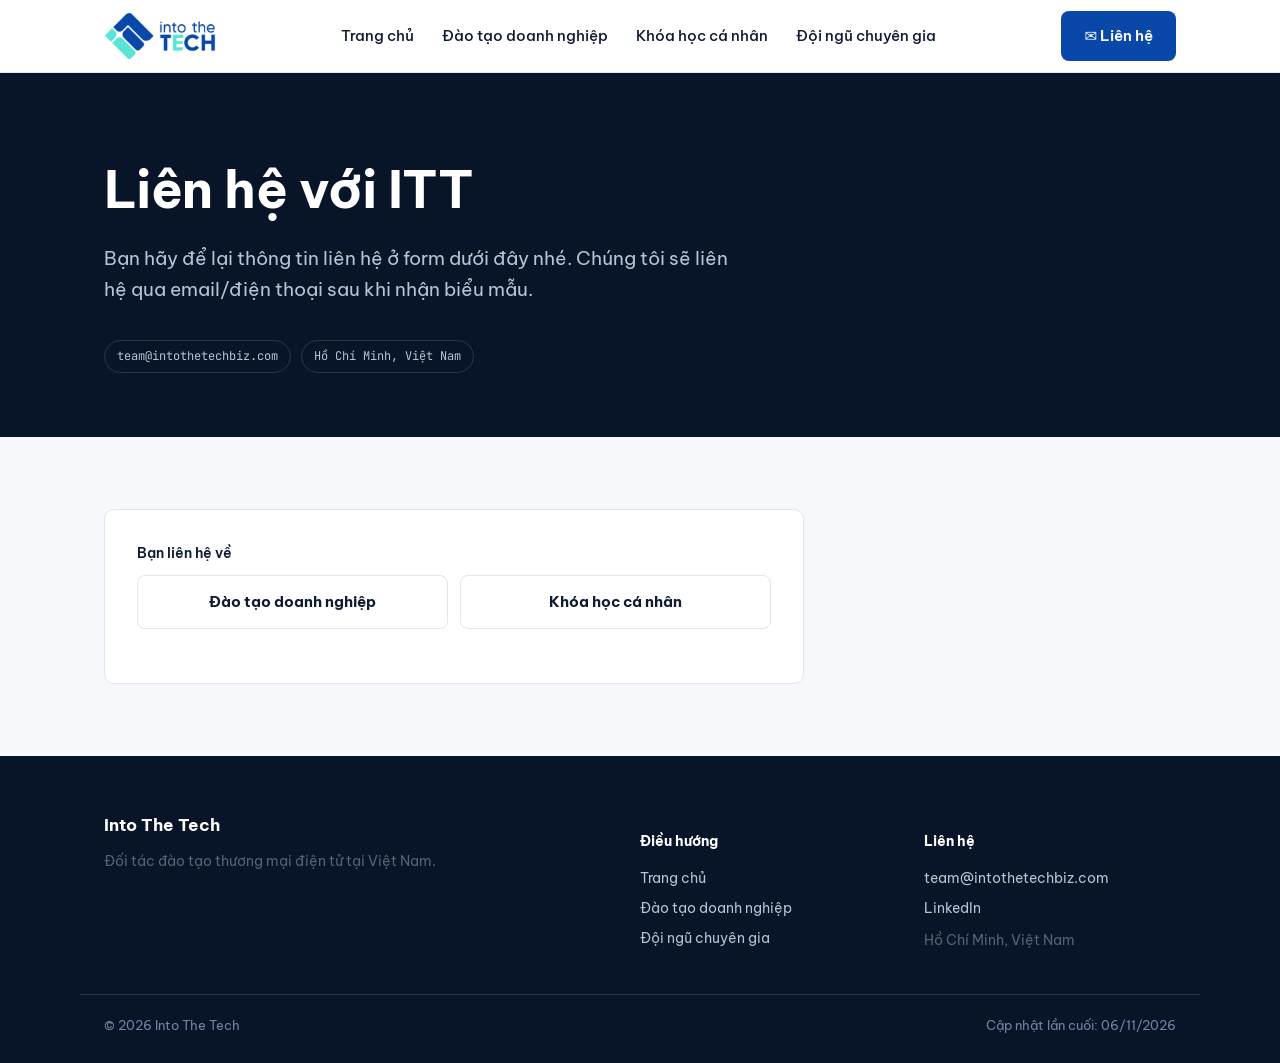
<file: contact.html>
<!DOCTYPE html>
<html lang="vi">
<head>
<meta charset="UTF-8">
<meta name="viewport" content="width=device-width, initial-scale=1.0">
<title>Liên hệ | Into The Tech</title>
<meta name="description" content="Liên hệ Into The Tech để trao đổi về đào tạo thương mại điện tử cho doanh nghiệp hoặc đăng ký khóa học cá nhân. Trụ sở tại Hồ Chí Minh, Việt Nam.">
<meta name="dateModified" content="2026-11-06">
<link rel="canonical" href="https://intothetechbiz.com/contact.html">
<link rel="stylesheet" href="https://fonts.googleapis.com/css2?family=Be+Vietnam+Pro:wght@400;500;600;700;800&family=JetBrains+Mono:wght@400;500&display=swap">
<link rel="stylesheet" href="assets/css/style.css?v=4">
<script type="application/ld+json">
{
  "@context": "https://schema.org",
  "@type": "ContactPage",
  "about": {
    "@type": "EducationalOrganization",
    "name": "Into The Tech",
    "email": "team@intothetechbiz.com",
    "address": {"@type": "PostalAddress", "addressLocality": "Ho Chi Minh City", "addressCountry": "VN"}
  }
}
</script>
</head>
<body>

<header class="site-header">
  <div class="wrap">
    <a href="index.html" class="brand"><img src="assets/img/logo.png" alt="Into The Tech logo"></a>
    <nav class="main-nav">
      <a href="index.html">Trang chủ</a>
      <a href="corporate-training.html">Đào tạo doanh nghiệp</a>
      <a href="students.html">Khóa học cá nhân</a>
      <a href="trainers.html">Đội ngũ chuyên gia</a>
    </nav>
    <div class="header-actions">
      <a href="contact.html" class="btn btn-primary">✉ Liên hệ</a>
    </div>
    <button class="mobile-nav-toggle" aria-label="Menu">☰</button>
  </div>
</header>

<section class="hero dark">
  <div class="wrap">
    <h1>Liên hệ với ITT</h1>
    <p class="lede measure">Bạn hãy để lại thông tin liên hệ ở form dưới đây nhé. Chúng tôi sẽ liên hệ qua email/điện thoại sau khi nhận biểu mẫu.</p>
    <div class="hero-tags">
      <span class="tag"><a href="mailto:team@intothetechbiz.com" style="color:inherit;">team@intothetechbiz.com</a></span>
      <span class="tag">Hồ Chí Minh, Việt Nam</span>
    </div>
  </div>
</section>

<section class="section">
  <div class="wrap">
    <div class="measure">
      <form class="form-card" id="contact-form" data-gform-action="https://script.google.com/macros/s/AKfycbwHMjj7U3ZZf6defYV1rQ76V0Y1Zd0m_NH_Sb2GiZ3Piw-7HnX7_q2XswpVn7R27zJa/exec">
        <fieldset class="type-toggle">
          <legend>Bạn liên hệ về</legend>
          <label class="type-option"><input type="radio" name="type" value="corporate" required><span><strong>Đào tạo doanh nghiệp</strong></span></label>
          <label class="type-option"><input type="radio" name="type" value="student" required><span><strong>Khóa học cá nhân</strong></span></label>
        </fieldset>

        <div class="form-extra" hidden data-group="shared">
          <div class="form-row"><label>Họ và tên</label><input type="text" name="name" maxlength="200" required></div>
          <div class="form-row"><label>Email</label><input type="email" name="email" maxlength="200" required></div>
          <div class="form-row"><label>Số điện thoại</label><input type="tel" name="phone" maxlength="20" pattern="[0-9+\s.\-]{8,20}" title="Vui lòng nhập số điện thoại hợp lệ" inputmode="tel" required></div>
        </div>

        <div class="form-extra" hidden data-group="corporate">
          <div class="form-row"><label>Tên công ty</label><input type="text" name="company" maxlength="200" required></div>
          <div class="form-row"><label>Quy mô công ty</label>
            <select name="size">
              <option>Dưới 20 người</option>
              <option>20-100 người</option>
              <option>Trên 100 người</option>
            </select>
          </div>
          <div class="form-row"><label>Nhu cầu đào tạo</label><textarea name="need" maxlength="2000" placeholder="Ví dụ: đội ngũ marketing cần hiểu vận hành Shopee / TikTok Shop"></textarea></div>
          <div class="form-row"><label>Ngân sách dự kiến (không bắt buộc)</label><input type="text" name="budget" maxlength="200"></div>
        </div>

        <div class="form-extra" hidden data-group="student">
          <div class="form-row"><label>Kinh nghiệm hiện tại</label>
            <select name="experience">
              <option>Sinh viên mới ra trường</option>
              <option>Dưới 3 năm kinh nghiệm thương mại điện tử</option>
              <option>Khác</option>
            </select>
          </div>
          <div class="form-row"><label>Bạn biết đến ITT qua đâu?</label><input type="text" name="source" maxlength="200"></div>
        </div>

        <input type="text" name="website" class="hp" tabindex="-1" autocomplete="off" aria-hidden="true">
        <button type="submit" class="btn btn-primary" id="submit-btn" hidden>Gửi liên hệ</button>
      </form>
      <div class="confirm-msg" data-corporate="Cảm ơn bạn đã liên hệ, ITT sẽ phản hồi sớm nhất có thể." data-student="Cảm ơn bạn đã đăng ký, ITT sẽ liên hệ sớm."></div>
    </div>
  </div>
</section>

<footer>
  <div class="wrap">
    <div>
      <div class="brand" style="color:#fff;margin-bottom:12px;">Into The Tech</div>
      <p class="small">Đối tác đào tạo thương mại điện tử tại Việt Nam.</p>
    </div>
    <div>
      <h4>Điều hướng</h4>
      <a href="index.html">Trang chủ</a>
      <a href="corporate-training.html">Đào tạo doanh nghiệp</a>
      <a href="trainers.html">Đội ngũ chuyên gia</a>
    </div>
    <div>
      <h4>Liên hệ</h4>
      <a href="mailto:team@intothetechbiz.com">team@intothetechbiz.com</a>
      <a href="https://vn.linkedin.com/company/intothetech" target="_blank" rel="noopener">LinkedIn</a>
      <span class="small">Hồ Chí Minh, Việt Nam</span>
    </div>
  </div>
  <div class="footer-bottom">
    <span>© 2026 Into The Tech</span>
    <span>Cập nhật lần cuối: 06/11/2026</span>
  </div>
</footer>

<script src="assets/js/main.js?v=4"></script>
</body>
</html>
</file>
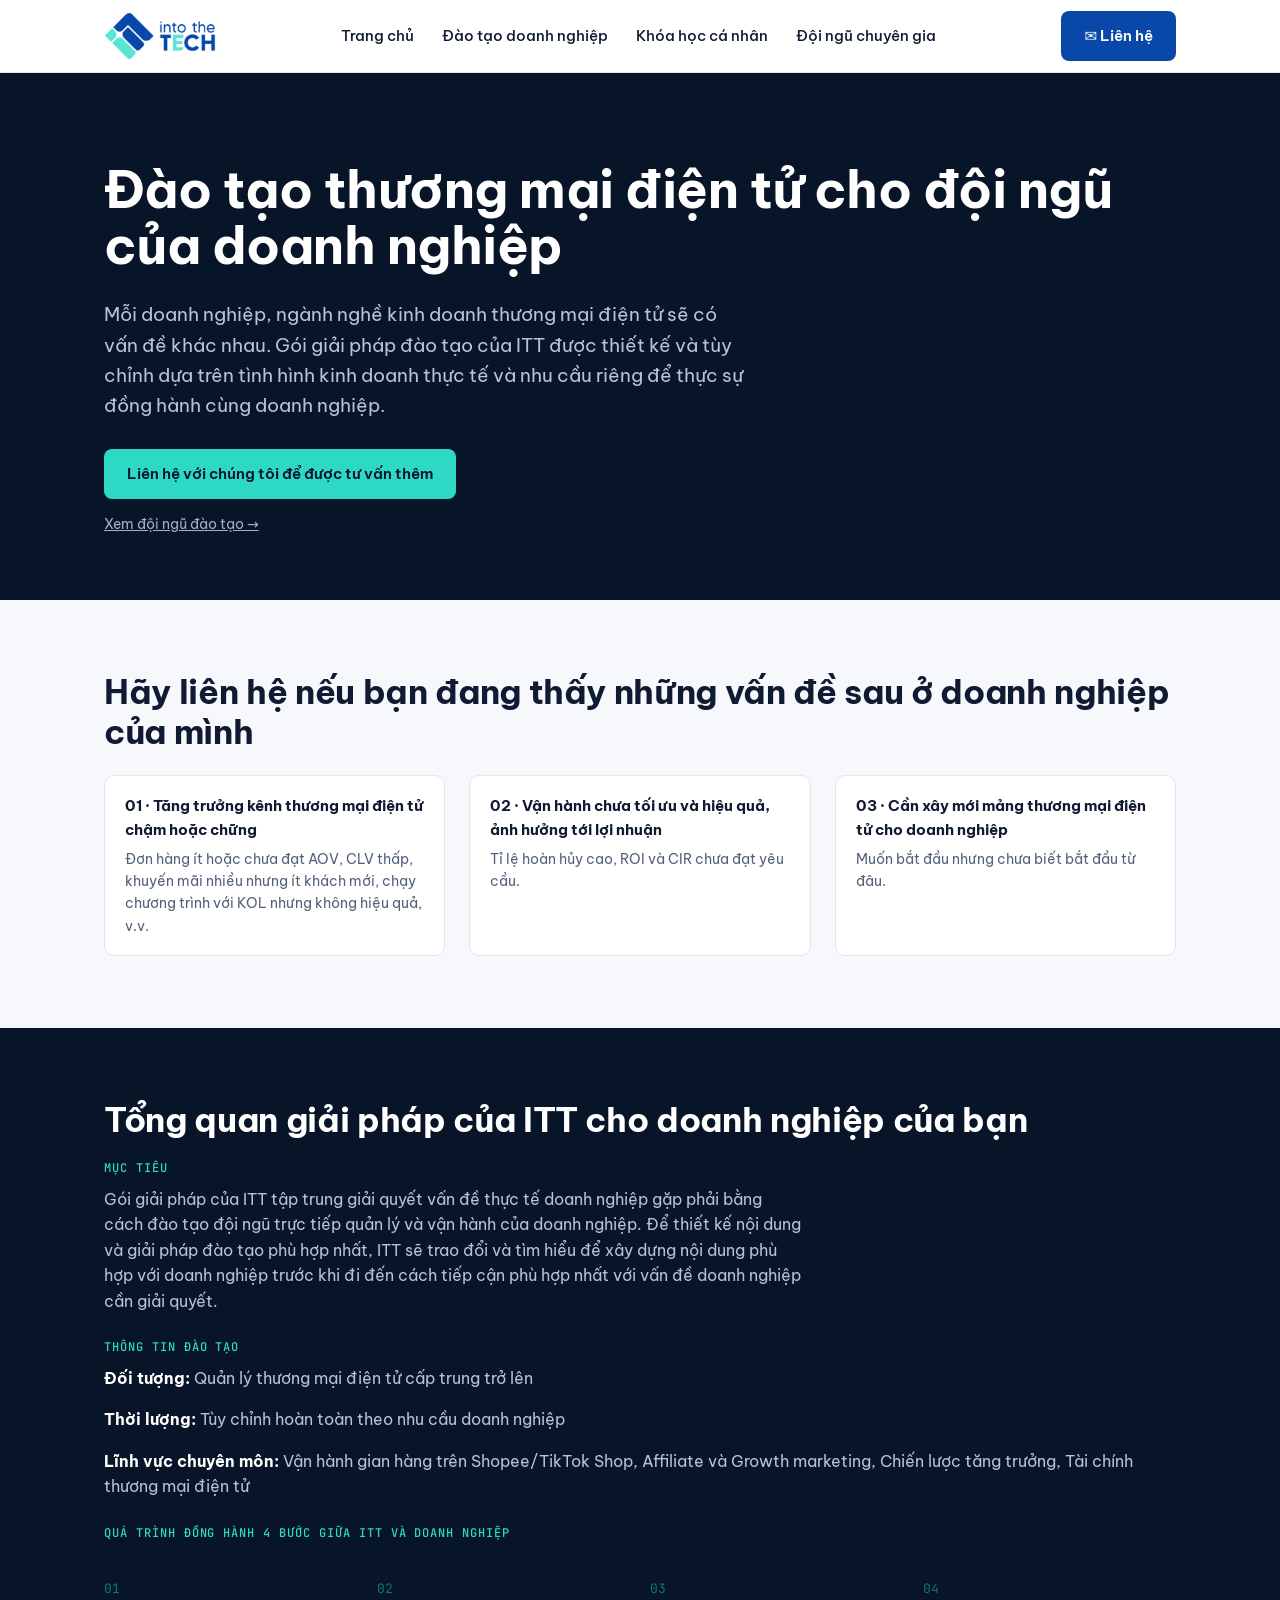
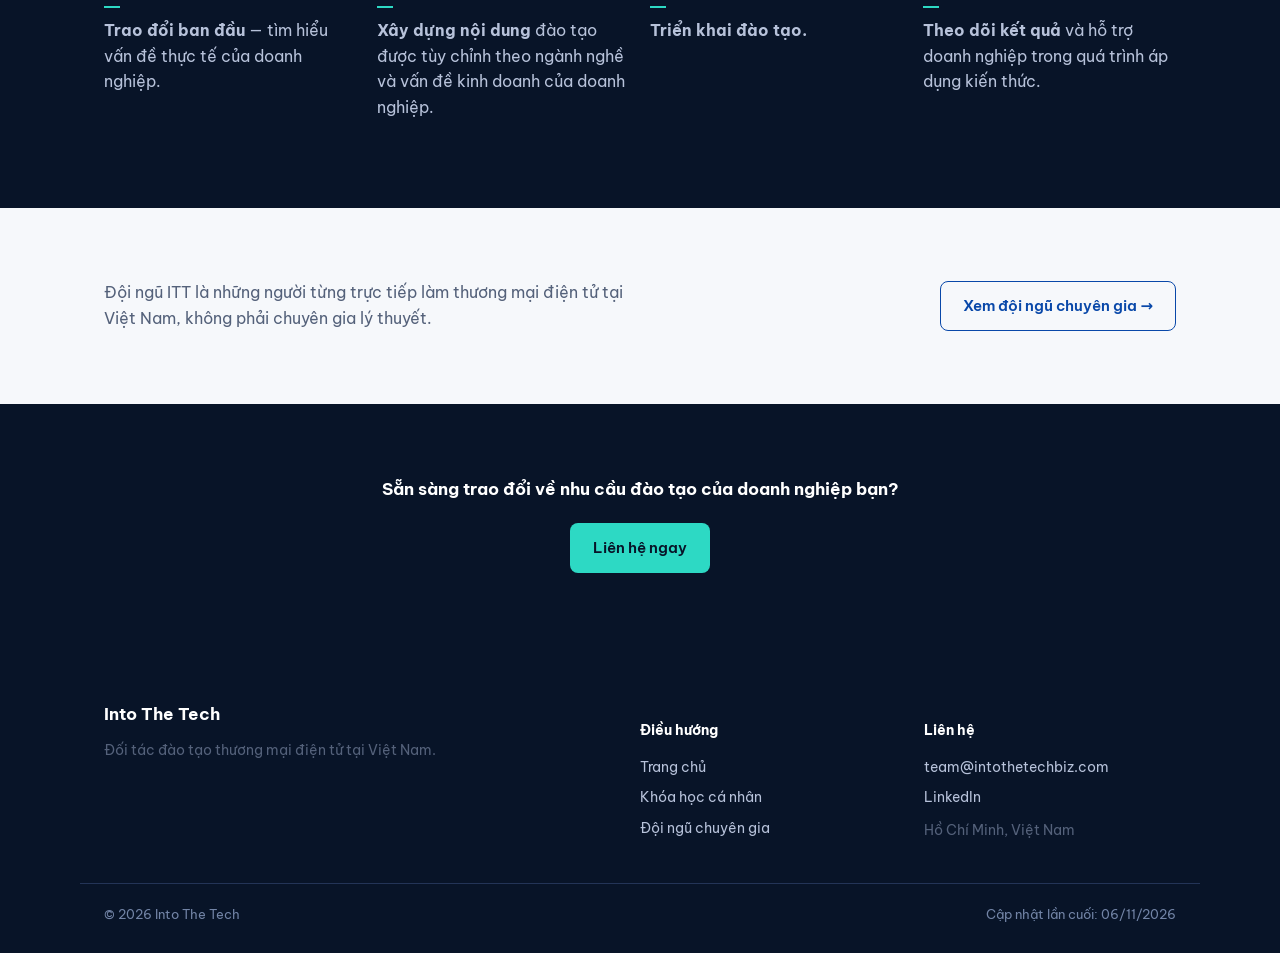
<file: corporate-training.html>
<!DOCTYPE html>
<html lang="vi">
<head>
<meta charset="UTF-8">
<meta name="viewport" content="width=device-width, initial-scale=1.0">
<title>Đào tạo thương mại điện tử cho đội ngũ doanh nghiệp | Into The Tech</title>
<meta name="description" content="ITT thiết kế chương trình đào tạo thương mại điện tử riêng cho từng doanh nghiệp tại Việt Nam, giải quyết vấn đề tăng trưởng chậm, vận hành chưa tối ưu, hoặc xây mới mảng thương mại điện tử.">
<meta name="dateModified" content="2026-11-06">
<link rel="canonical" href="https://intothetechbiz.com/corporate-training.html">
<link rel="stylesheet" href="https://fonts.googleapis.com/css2?family=Be+Vietnam+Pro:wght@400;500;600;700;800&family=JetBrains+Mono:wght@400;500&display=swap">
<link rel="stylesheet" href="assets/css/style.css?v=4">
<script type="application/ld+json">
{
  "@context": "https://schema.org",
  "@type": "Service",
  "serviceType": "Corporate e-commerce training",
  "provider": {"@type": "EducationalOrganization", "name": "Into The Tech", "url": "https://intothetechbiz.com/"},
  "areaServed": "VN",
  "description": "Custom-scoped corporate e-commerce training for businesses in Vietnam, covering Shopee and TikTok Shop operations, affiliate and growth marketing, growth strategy, and e-commerce finance. Duration is fully customized per client.",
  "audience": {"@type": "BusinessAudience", "audienceType": "Mid-level e-commerce management and above at businesses in Vietnam"}
}
</script>
</head>
<body>

<header class="site-header">
  <div class="wrap">
    <a href="index.html" class="brand"><img src="assets/img/logo.png" alt="Into The Tech logo"></a>
    <nav class="main-nav">
      <a href="index.html">Trang chủ</a>
      <a href="corporate-training.html">Đào tạo doanh nghiệp</a>
      <a href="students.html">Khóa học cá nhân</a>
      <a href="trainers.html">Đội ngũ chuyên gia</a>
    </nav>
    <div class="header-actions">
      <a href="contact.html" class="btn btn-primary">✉ Liên hệ</a>
    </div>
    <button class="mobile-nav-toggle" aria-label="Menu">☰</button>
  </div>
</header>

<section class="hero dark">
  <div class="wrap">
    <h1>Đào tạo thương mại điện tử cho đội ngũ của doanh nghiệp</h1>
    <p class="lede measure">Mỗi doanh nghiệp, ngành nghề kinh doanh thương mại điện tử sẽ có vấn đề khác nhau. Gói giải pháp đào tạo của ITT được thiết kế và tùy chỉnh dựa trên tình hình kinh doanh thực tế và nhu cầu riêng để thực sự đồng hành cùng doanh nghiệp.</p>
    <div class="hero-ctas">
      <a href="contact.html" class="btn btn-teal">Liên hệ với chúng tôi để được tư vấn thêm</a>
    </div>
    <div style="margin-top:12px;">
      <a href="trainers.html" style="color:#9FB0CC;text-decoration:underline;font-size:14px;">Xem đội ngũ đào tạo →</a>
    </div>
  </div>
</section>

<section class="section">
  <div class="wrap">
    <h2>Hãy liên hệ nếu bạn đang thấy những vấn đề sau ở doanh nghiệp của mình</h2>
    <div class="grid grid-3" style="margin-top:24px;">
      <div class="problem-card">
        <h4>01 · Tăng trưởng kênh thương mại điện tử chậm hoặc chững</h4>
        <p>Đơn hàng ít hoặc chưa đạt AOV, CLV thấp, khuyến mãi nhiều nhưng ít khách mới, chạy chương trình với KOL nhưng không hiệu quả, v.v.</p>
      </div>
      <div class="problem-card">
        <h4>02 · Vận hành chưa tối ưu và hiệu quả, ảnh hưởng tới lợi nhuận</h4>
        <p>Tỉ lệ hoàn hủy cao, ROI và CIR chưa đạt yêu cầu.</p>
      </div>
      <div class="problem-card">
        <h4>03 · Cần xây mới mảng thương mại điện tử cho doanh nghiệp</h4>
        <p>Muốn bắt đầu nhưng chưa biết bắt đầu từ đâu.</p>
      </div>
    </div>
  </div>
</section>

<section class="section dark">
  <div class="wrap">
    <h2 style="color:#fff;">Tổng quan giải pháp của ITT cho doanh nghiệp của bạn</h2>

    <span class="eyebrow" style="margin-top:20px;display:block;">MỤC TIÊU</span>
    <p class="measure" style="margin-top:8px;">Gói giải pháp của ITT tập trung giải quyết vấn đề thực tế doanh nghiệp gặp phải bằng cách đào tạo đội ngũ trực tiếp quản lý và vận hành của doanh nghiệp. Để thiết kế nội dung và giải pháp đào tạo phù hợp nhất, ITT sẽ trao đổi và tìm hiểu để xây dựng nội dung phù hợp với doanh nghiệp trước khi đi đến cách tiếp cận phù hợp nhất với vấn đề doanh nghiệp cần giải quyết.</p>

    <span class="eyebrow" style="margin-top:24px;display:block;">THÔNG TIN ĐÀO TẠO</span>
    <p style="margin-top:8px;"><strong style="color:#fff;">Đối tượng:</strong> Quản lý thương mại điện tử cấp trung trở lên</p>
    <p><strong style="color:#fff;">Thời lượng:</strong> Tùy chỉnh hoàn toàn theo nhu cầu doanh nghiệp</p>
    <p><strong style="color:#fff;">Lĩnh vực chuyên môn:</strong> Vận hành gian hàng trên Shopee/TikTok Shop, Affiliate và Growth marketing, Chiến lược tăng trưởng, Tài chính thương mại điện tử</p>

    <span class="eyebrow" style="margin-top:24px;display:block;">QUÁ TRÌNH ĐỒNG HÀNH 4 BƯỚC GIỮA ITT VÀ DOANH NGHIỆP</span>
    <div class="steps" style="margin-top:14px;">
      <div class="step">
        <span class="step-marker">01</span>
        <p><strong>Trao đổi ban đầu</strong> — tìm hiểu vấn đề thực tế của doanh nghiệp.</p>
      </div>
      <div class="step">
        <span class="step-marker">02</span>
        <p><strong>Xây dựng nội dung</strong> đào tạo được tùy chỉnh theo ngành nghề và vấn đề kinh doanh của doanh nghiệp.</p>
      </div>
      <div class="step">
        <span class="step-marker">03</span>
        <p><strong>Triển khai đào tạo.</strong></p>
      </div>
      <div class="step">
        <span class="step-marker">04</span>
        <p><strong>Theo dõi kết quả</strong> và hỗ trợ doanh nghiệp trong quá trình áp dụng kiến thức.</p>
      </div>
    </div>
  </div>
</section>

<section class="section">
  <div class="wrap">
    <div class="grid grid-2" style="align-items:center;">
      <p class="measure" style="margin:0;">Đội ngũ ITT là những người từng trực tiếp làm thương mại điện tử tại Việt Nam, không phải chuyên gia lý thuyết.</p>
      <div style="text-align:right;">
        <a href="trainers.html" class="btn" style="border:1px solid var(--blue);color:var(--blue);">Xem đội ngũ chuyên gia →</a>
      </div>
    </div>
  </div>
</section>

<section class="section dark">
  <div class="wrap center">
    <p style="max-width:520px;margin:0 auto 20px;font-weight:700;color:#fff;font-size:17px;">Sẵn sàng trao đổi về nhu cầu đào tạo của doanh nghiệp bạn?</p>
    <a href="contact.html" class="btn btn-teal">Liên hệ ngay</a>
  </div>
</section>

<footer>
  <div class="wrap">
    <div>
      <div class="brand" style="color:#fff;margin-bottom:12px;">Into The Tech</div>
      <p class="small">Đối tác đào tạo thương mại điện tử tại Việt Nam.</p>
    </div>
    <div>
      <h4>Điều hướng</h4>
      <a href="index.html">Trang chủ</a>
      <a href="students.html">Khóa học cá nhân</a>
      <a href="trainers.html">Đội ngũ chuyên gia</a>
    </div>
    <div>
      <h4>Liên hệ</h4>
      <a href="mailto:team@intothetechbiz.com">team@intothetechbiz.com</a>
      <a href="https://vn.linkedin.com/company/intothetech" target="_blank" rel="noopener">LinkedIn</a>
      <span class="small">Hồ Chí Minh, Việt Nam</span>
    </div>
  </div>
  <div class="footer-bottom">
    <span>© 2026 Into The Tech</span>
    <span>Cập nhật lần cuối: 06/11/2026</span>
  </div>
</footer>

<script src="assets/js/main.js?v=4"></script>
</body>
</html>
</file>
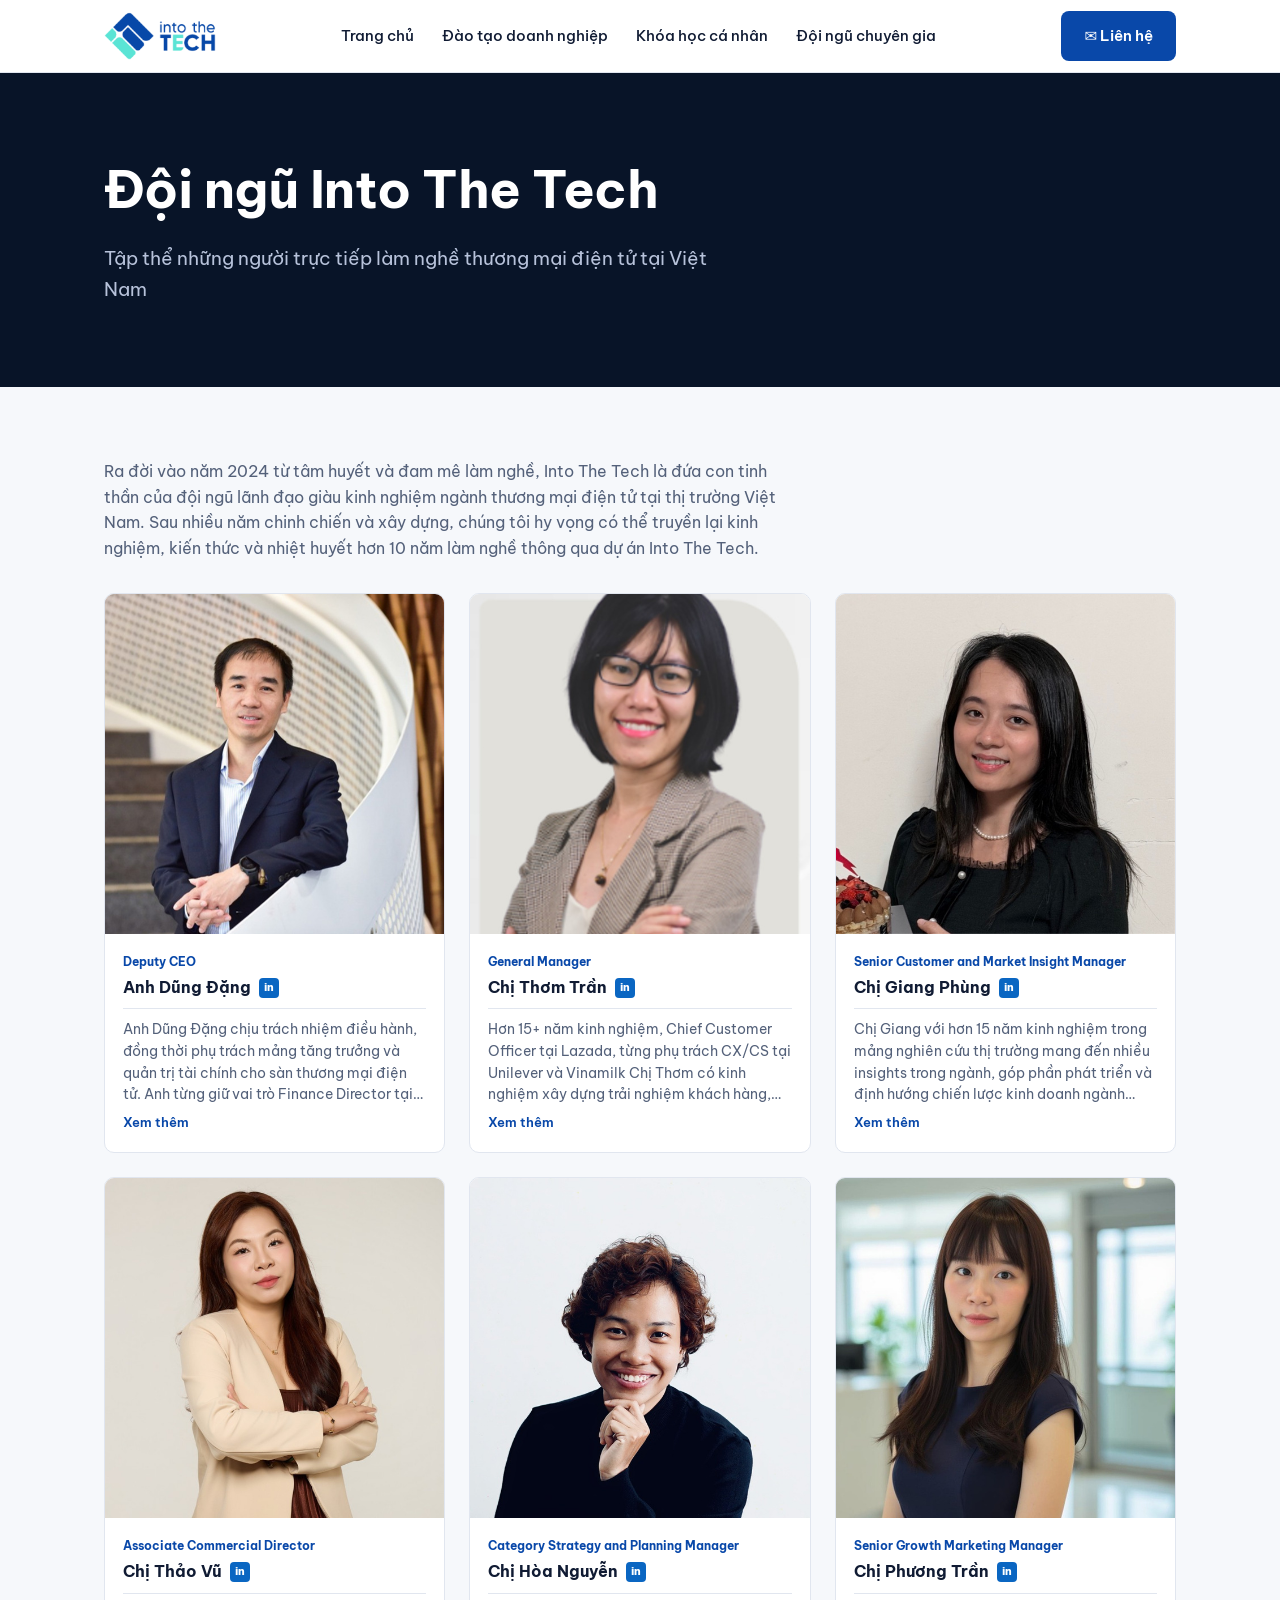
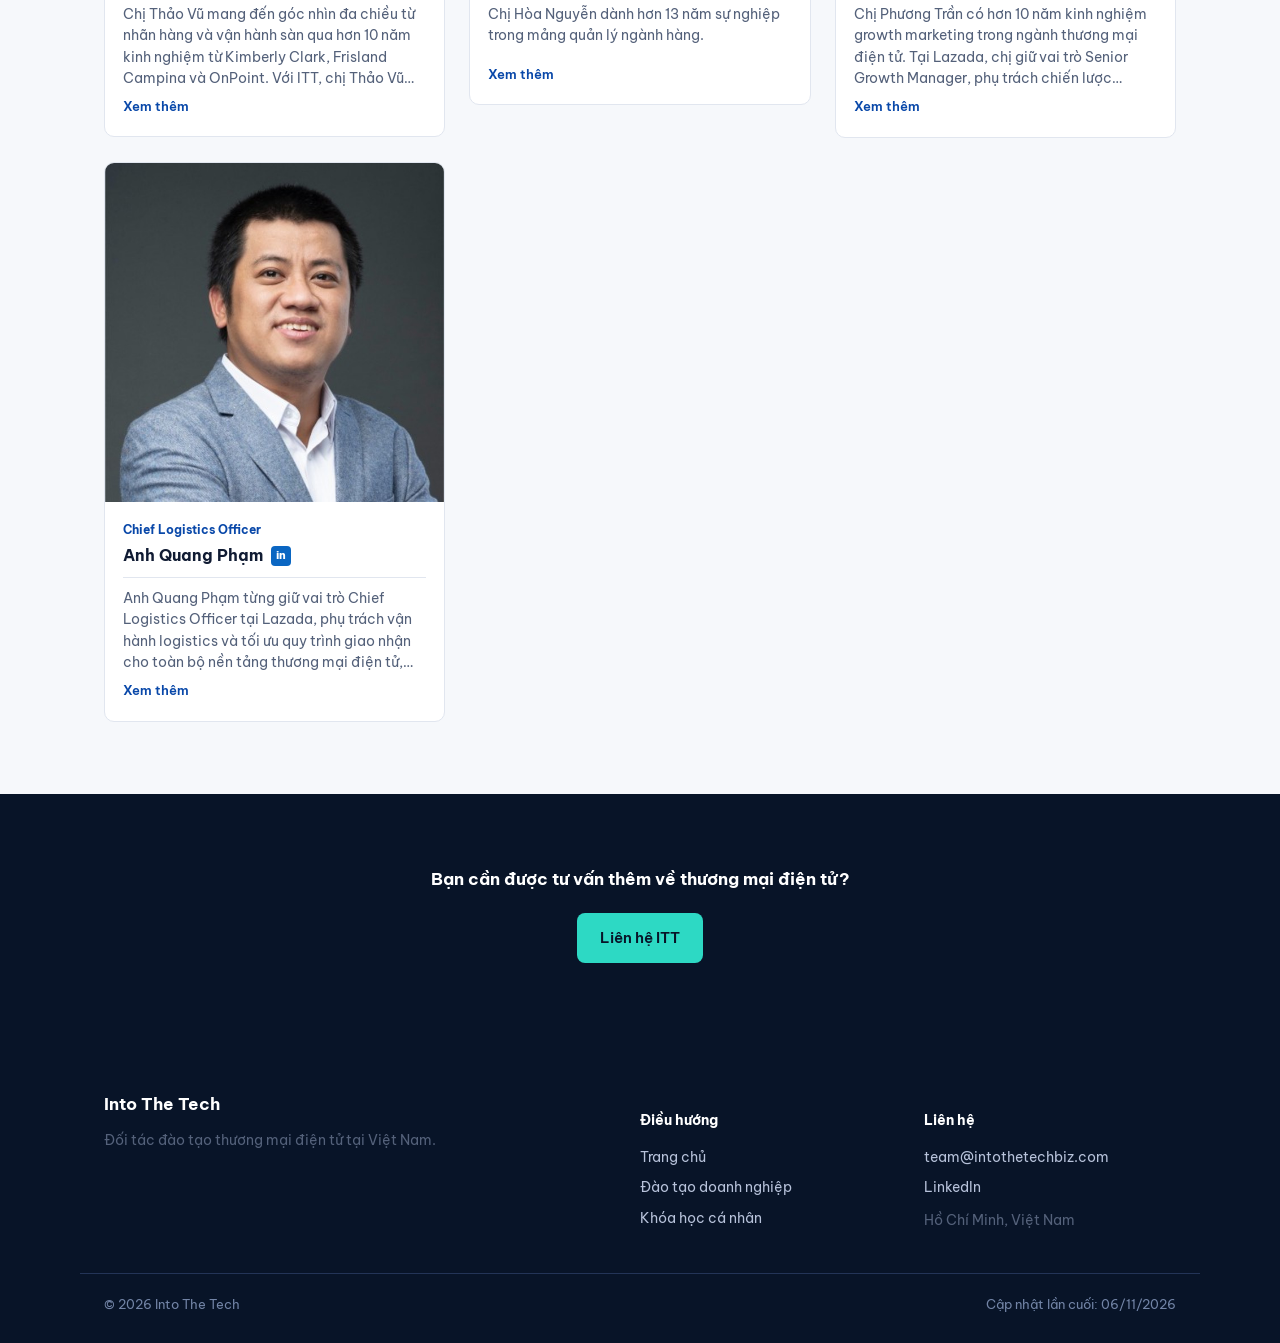
<file: trainers.html>
<!DOCTYPE html>
<html lang="vi">
<head>
<meta charset="UTF-8">
<meta name="viewport" content="width=device-width, initial-scale=1.0">
<title>Đội ngũ chuyên gia | Into The Tech</title>
<meta name="description" content="Đội ngũ Into The Tech, từng giữ vai trò lãnh đạo tại Lazada, Unilever, OnPoint và các doanh nghiệp thương mại điện tử, FMCG hàng đầu tại Việt Nam.">
<meta name="dateModified" content="2026-11-06">
<link rel="canonical" href="https://intothetechbiz.com/trainers.html">
<link rel="stylesheet" href="https://fonts.googleapis.com/css2?family=Be+Vietnam+Pro:wght@400;500;600;700;800&family=JetBrains+Mono:wght@400;500&display=swap">
<link rel="stylesheet" href="assets/css/style.css?v=4">
<script type="application/ld+json">
{
  "@context": "https://schema.org",
  "@type": "EducationalOrganization",
  "name": "Into The Tech",
  "employee": [
  {
    "@type": "Person",
    "name": "Anh Dũng Đặng",
    "jobTitle": "Deputy CEO",
    "url": "https://www.linkedin.com/in/anhdungdang/",
    "sameAs": [
      "https://www.linkedin.com/in/anhdungdang/"
    ],
    "description": "Anh Dũng Đặng chịu trách nhiệm điều hành, đồng thời phụ trách mảng tăng trưởng và quản trị tài chính cho sàn thương mại điện tử. Anh từng giữ vai trò Finance Director tại Unilever, sau đó là CFO, dCEO và Growth Director tại Lazada. Với hơn 25 năm kinh nghiệm, anh không chỉ trực tiếp xây dựng doanh nghiệp mà còn góp phần đào tạo nên một thế hệ nhân sự đang công tác trong ngành, đóng góp vào sự phát triển chung của thương mại điện tử Việt Nam trong nhiều năm qua. Với ITT, anh mang đến góc nhìn của người từng ở vị trí ra quyết định cao nhất, giúp doanh nghiệp nhìn tăng trưởng, tài chính và vận hành thương mại điện tử một cách toàn cảnh nhất."
  },
  {
    "@type": "Person",
    "name": "Chị Thơm Trần",
    "jobTitle": "General Manager",
    "url": "https://www.linkedin.com/in/thom-tran/",
    "sameAs": [
      "https://www.linkedin.com/in/thom-tran/"
    ],
    "description": "Hơn 15+ năm kinh nghiệm, Chief Customer Officer tại Lazada, từng phụ trách CX/CS tại Unilever và Vinamilk Chị Thơm có kinh nghiệm xây dựng trải nghiệm khách hàng, dịch vụ chăm sóc khách hàng và chiến lược khách hàng trên nền tảng thương mại điện tử."
  },
  {
    "@type": "Person",
    "name": "Chị Giang Phùng",
    "jobTitle": "Senior Customer and Market Insight Manager",
    "url": "https://www.linkedin.com/in/giangphung/",
    "sameAs": [
      "https://www.linkedin.com/in/giangphung/"
    ],
    "description": "Chị Giang với hơn 15 năm kinh nghiệm trong mảng nghiên cứu thị trường mang đến nhiều insights trong ngành, góp phần phát triển và định hướng chiến lược kinh doanh ngành thương mại điện tử và bán lẻ tại Việt Nam."
  },
  {
    "@type": "Person",
    "name": "Chị Thảo Vũ",
    "jobTitle": "Associate Commercial Director",
    "url": "https://www.linkedin.com/in/thao-vu-phuong-68843a98/",
    "sameAs": [
      "https://www.linkedin.com/in/thao-vu-phuong-68843a98/"
    ],
    "description": "Chị Thảo Vũ mang đến góc nhìn đa chiều từ nhãn hàng và vận hành sàn qua hơn 10 năm kinh nghiệm từ Kimberly Clark, Frisland Campina và OnPoint. Với ITT, chị Thảo Vũ mang đến khả năng kết nối chiến lược thương hiệu với thực thi vận hành, giúp doanh nghiệp tránh sai lầm phổ biến: xây thương hiệu tốt trên giấy nhưng vận hành kém trên sàn, hoặc ngược lại."
  },
  {
    "@type": "Person",
    "name": "Chị Hòa Nguyễn",
    "jobTitle": "Category Strategy and Planning Manager",
    "url": "https://www.linkedin.com/in/thuanhoanguyen/",
    "sameAs": [
      "https://www.linkedin.com/in/thuanhoanguyen/"
    ],
    "description": "Chị Hòa Nguyễn dành hơn 13 năm sự nghiệp trong mảng quản lý ngành hàng. Tại Lazada, chị trực tiếp quản lý ngành hàng, từ phân tích thị trường đến triển khai chiến dịch để đạt hiệu quả và doanh số thực tế. Với ITT, chị Hòa hỗ trợ học viên và doanh nghiệp khỏi các sai lầm phổ biến khi mở rộng ngành hàng, đầu tư dàn trải mà không có chiến lược ưu tiên rõ ràng, và hỗ trợ xác định ngành hàng nào thực sự đáng đầu tư, mang đến cách nhìn thực tế về việc ra quyết định trong ngành hàng, giúp hiểu quy trình thật đằng sau một chiến dịch, từ phân tích thị trường đến thực thi."
  },
  {
    "@type": "Person",
    "name": "Chị Phương Trần",
    "jobTitle": "Senior Growth Marketing Manager",
    "url": "https://www.linkedin.com/in/phuong-tranthanh/",
    "sameAs": [
      "https://www.linkedin.com/in/phuong-tranthanh/"
    ],
    "description": "Chị Phương Trần có hơn 10 năm kinh nghiệm growth marketing trong ngành thương mại điện tử. Tại Lazada, chị giữ vai trò Senior Growth Manager, phụ trách chiến lược khuyến mãi cho toàn bộ nền tảng, từ thiết kế cơ chế ưu đãi, tối ưu hành trình khách hàng, đến cân bằng giữa thu hút khách mới và giữ biên lợi nhuận trên quy mô lớn. Với ITT, kinh nghiệm của chị hỗ trợ doanh nghiệp và học viên thiết kế bánh xe tăng trưởng bền vững, giúp khách hàng thiết kế chương trình khuyến mãi có tính toán, dựa trên dữ liệu thay vì cảm tính."
  },
  {
    "@type": "Person",
    "name": "Anh Quang Phạm",
    "jobTitle": "Chief Logistics Officer",
    "url": "https://www.linkedin.com/in/quang-pham-3a826b23/",
    "sameAs": [
      "https://www.linkedin.com/in/quang-pham-3a826b23/"
    ],
    "description": "Anh Quang Phạm từng giữ vai trò Chief Logistics Officer tại Lazada, phụ trách vận hành logistics và tối ưu quy trình giao nhận cho toàn bộ nền tảng thương mại điện tử, trước khi trở thành Senior Operations Director tại OnPoint. Đây là hai vị trí đặt anh ở trung tâm của một trong những mảng ít được chú ý nhưng ảnh hưởng trực tiếp đến lợi nhuận: chi phí và tốc độ giao nhận. Với ITT, anh mang đến góc nhìn thực tế về việc logistics không chỉ là chi phí cần cắt giảm, mà có thể trở thành lợi thế cạnh tranh nếu được thiết kế đúng, từ lựa chọn đối tác vận chuyển, tối ưu tỉ lệ giao thành công, đến xây dựng quy trình xử lý đơn hàng phù hợp với quy mô doanh nghiệp."
  }
]
}
</script>
</head>
<body>

<header class="site-header">
  <div class="wrap">
    <a href="index.html" class="brand"><img src="assets/img/logo.png" alt="Into The Tech logo"></a>
    <nav class="main-nav">
      <a href="index.html">Trang chủ</a>
      <a href="corporate-training.html">Đào tạo doanh nghiệp</a>
      <a href="students.html">Khóa học cá nhân</a>
      <a href="trainers.html">Đội ngũ chuyên gia</a>
    </nav>
    <div class="header-actions">
      <a href="contact.html" class="btn btn-primary">✉ Liên hệ</a>
    </div>
    <button class="mobile-nav-toggle" aria-label="Menu">☰</button>
  </div>
</header>

<section class="hero dark">
  <div class="wrap">
    <h1>Đội ngũ Into The Tech</h1>
    <p class="lede measure">Tập thể những người trực tiếp làm nghề thương mại điện tử tại Việt Nam</p>
  </div>
</section>

<section class="section">
  <div class="wrap">
    <p class="measure" style="font-size:16px;">Ra đời vào năm 2024 từ tâm huyết và đam mê làm nghề, Into The Tech là đứa con tinh thần của đội ngũ lãnh đạo giàu kinh nghiệm ngành thương mại điện tử tại thị trường Việt Nam. Sau nhiều năm chinh chiến và xây dựng, chúng tôi hy vọng có thể truyền lại kinh nghiệm, kiến thức và nhiệt huyết hơn 10 năm làm nghề thông qua dự án Into The Tech.</p>

    <div class="grid grid-3" style="margin-top:32px;">

      <div class="trainer-card blueprint">
        <div class="trainer-card-photo"><img src="assets/img/trainers/dung-dang.jpg" alt="Anh Dũng Đặng, Deputy CEO, Into The Tech"></div>
        <div class="trainer-card-body">
          <div class="trainer-card-role">Deputy CEO</div>
          <div class="trainer-name-row"><span class="name">Anh Dũng Đặng</span><a class="linkedin-badge" href="https://www.linkedin.com/in/anhdungdang/" target="_blank" rel="noopener" aria-label="LinkedIn của Anh Dũng Đặng">in</a></div>
          <div class="trainer-bio clamp"><p>Anh Dũng Đặng chịu trách nhiệm điều hành, đồng thời phụ trách mảng tăng trưởng và quản trị tài chính cho sàn thương mại điện tử. Anh từng giữ vai trò Finance Director tại Unilever, sau đó là CFO, dCEO và Growth Director tại Lazada. Với hơn 25 năm kinh nghiệm, anh không chỉ trực tiếp xây dựng doanh nghiệp mà còn góp phần đào tạo nên một thế hệ nhân sự đang công tác trong ngành, đóng góp vào sự phát triển chung của thương mại điện tử Việt Nam trong nhiều năm qua.</p><p>Với ITT, anh mang đến góc nhìn của người từng ở vị trí ra quyết định cao nhất, giúp doanh nghiệp nhìn tăng trưởng, tài chính và vận hành thương mại điện tử một cách toàn cảnh nhất.</p></div>
          <button type="button" class="bio-toggle" aria-expanded="false">Xem thêm</button>
        </div>
      </div>

      <div class="trainer-card blueprint">
        <div class="trainer-card-photo"><img src="assets/img/trainers/thom-tran.jpg" alt="Chị Thơm Trần, General Manager, Into The Tech"></div>
        <div class="trainer-card-body">
          <div class="trainer-card-role">General Manager</div>
          <div class="trainer-name-row"><span class="name">Chị Thơm Trần</span><a class="linkedin-badge" href="https://www.linkedin.com/in/thom-tran/" target="_blank" rel="noopener" aria-label="LinkedIn của Chị Thơm Trần">in</a></div>
          <div class="trainer-bio clamp"><p>Hơn 15+ năm kinh nghiệm, Chief Customer Officer tại Lazada, từng phụ trách CX/CS tại Unilever và Vinamilk Chị Thơm có kinh nghiệm xây dựng trải nghiệm khách hàng, dịch vụ chăm sóc khách hàng và chiến lược khách hàng trên nền tảng thương mại điện tử.</p></div>
          <button type="button" class="bio-toggle" aria-expanded="false">Xem thêm</button>
        </div>
      </div>

      <div class="trainer-card blueprint">
        <div class="trainer-card-photo"><img src="assets/img/trainers/giang-phung.jpg" alt="Chị Giang Phùng, Senior Customer and Market Insight Manager, Into The Tech"></div>
        <div class="trainer-card-body">
          <div class="trainer-card-role">Senior Customer and Market Insight Manager</div>
          <div class="trainer-name-row"><span class="name">Chị Giang Phùng</span><a class="linkedin-badge" href="https://www.linkedin.com/in/giangphung/" target="_blank" rel="noopener" aria-label="LinkedIn của Chị Giang Phùng">in</a></div>
          <div class="trainer-bio clamp"><p>Chị Giang với hơn 15 năm kinh nghiệm trong mảng nghiên cứu thị trường mang đến nhiều insights trong ngành, góp phần phát triển và định hướng chiến lược kinh doanh ngành thương mại điện tử và bán lẻ tại Việt Nam.</p></div>
          <button type="button" class="bio-toggle" aria-expanded="false">Xem thêm</button>
        </div>
      </div>

      <div class="trainer-card blueprint">
        <div class="trainer-card-photo"><img src="assets/img/trainers/thao-vu.jpg" alt="Chị Thảo Vũ, Associate Commercial Director, Into The Tech"></div>
        <div class="trainer-card-body">
          <div class="trainer-card-role">Associate Commercial Director</div>
          <div class="trainer-name-row"><span class="name">Chị Thảo Vũ</span><a class="linkedin-badge" href="https://www.linkedin.com/in/thao-vu-phuong-68843a98/" target="_blank" rel="noopener" aria-label="LinkedIn của Chị Thảo Vũ">in</a></div>
          <div class="trainer-bio clamp"><p>Chị Thảo Vũ mang đến góc nhìn đa chiều từ nhãn hàng và vận hành sàn qua hơn 10 năm kinh nghiệm từ Kimberly Clark, Frisland Campina và OnPoint. Với ITT, chị Thảo Vũ mang đến khả năng kết nối chiến lược thương hiệu với thực thi vận hành, giúp doanh nghiệp tránh sai lầm phổ biến: xây thương hiệu tốt trên giấy nhưng vận hành kém trên sàn, hoặc ngược lại.</p></div>
          <button type="button" class="bio-toggle" aria-expanded="false">Xem thêm</button>
        </div>
      </div>

      <div class="trainer-card blueprint">
        <div class="trainer-card-photo"><img src="assets/img/trainers/hoa-nguyen.jpg" alt="Chị Hòa Nguyễn, Category Strategy and Planning Manager, Into The Tech"></div>
        <div class="trainer-card-body">
          <div class="trainer-card-role">Category Strategy and Planning Manager</div>
          <div class="trainer-name-row"><span class="name">Chị Hòa Nguyễn</span><a class="linkedin-badge" href="https://www.linkedin.com/in/thuanhoanguyen/" target="_blank" rel="noopener" aria-label="LinkedIn của Chị Hòa Nguyễn">in</a></div>
          <div class="trainer-bio clamp"><p>Chị Hòa Nguyễn dành hơn 13 năm sự nghiệp trong mảng quản lý ngành hàng.</p><p>Tại Lazada, chị trực tiếp quản lý ngành hàng, từ phân tích thị trường đến triển khai chiến dịch để đạt hiệu quả và doanh số thực tế. Với ITT, chị Hòa hỗ trợ học viên và doanh nghiệp khỏi các sai lầm phổ biến khi mở rộng ngành hàng, đầu tư dàn trải mà không có chiến lược ưu tiên rõ ràng, và hỗ trợ xác định ngành hàng nào thực sự đáng đầu tư, mang đến cách nhìn thực tế về việc ra quyết định trong ngành hàng, giúp hiểu quy trình thật đằng sau một chiến dịch, từ phân tích thị trường đến thực thi.</p></div>
          <button type="button" class="bio-toggle" aria-expanded="false">Xem thêm</button>
        </div>
      </div>

      <div class="trainer-card blueprint">
        <div class="trainer-card-photo"><img src="assets/img/trainers/phuong-tran.jpg" alt="Chị Phương Trần, Senior Growth Marketing Manager, Into The Tech"></div>
        <div class="trainer-card-body">
          <div class="trainer-card-role">Senior Growth Marketing Manager</div>
          <div class="trainer-name-row"><span class="name">Chị Phương Trần</span><a class="linkedin-badge" href="https://www.linkedin.com/in/phuong-tranthanh/" target="_blank" rel="noopener" aria-label="LinkedIn của Chị Phương Trần">in</a></div>
          <div class="trainer-bio clamp"><p>Chị Phương Trần có hơn 10 năm kinh nghiệm growth marketing trong ngành thương mại điện tử. Tại Lazada, chị giữ vai trò Senior Growth Manager, phụ trách chiến lược khuyến mãi cho toàn bộ nền tảng, từ thiết kế cơ chế ưu đãi, tối ưu hành trình khách hàng, đến cân bằng giữa thu hút khách mới và giữ biên lợi nhuận trên quy mô lớn. Với ITT, kinh nghiệm của chị hỗ trợ doanh nghiệp và học viên thiết kế bánh xe tăng trưởng bền vững, giúp khách hàng thiết kế chương trình khuyến mãi có tính toán, dựa trên dữ liệu thay vì cảm tính.</p></div>
          <button type="button" class="bio-toggle" aria-expanded="false">Xem thêm</button>
        </div>
      </div>

      <div class="trainer-card blueprint">
        <div class="trainer-card-photo"><img src="assets/img/trainers/quang-pham.jpg" alt="Anh Quang Phạm, Chief Logistics Officer, Into The Tech"></div>
        <div class="trainer-card-body">
          <div class="trainer-card-role">Chief Logistics Officer</div>
          <div class="trainer-name-row"><span class="name">Anh Quang Phạm</span><a class="linkedin-badge" href="https://www.linkedin.com/in/quang-pham-3a826b23/" target="_blank" rel="noopener" aria-label="LinkedIn của Anh Quang Phạm">in</a></div>
          <div class="trainer-bio clamp"><p>Anh Quang Phạm từng giữ vai trò Chief Logistics Officer tại Lazada, phụ trách vận hành logistics và tối ưu quy trình giao nhận cho toàn bộ nền tảng thương mại điện tử, trước khi trở thành Senior Operations Director tại OnPoint. Đây là hai vị trí đặt anh ở trung tâm của một trong những mảng ít được chú ý nhưng ảnh hưởng trực tiếp đến lợi nhuận: chi phí và tốc độ giao nhận.</p><p>Với ITT, anh mang đến góc nhìn thực tế về việc logistics không chỉ là chi phí cần cắt giảm, mà có thể trở thành lợi thế cạnh tranh nếu được thiết kế đúng, từ lựa chọn đối tác vận chuyển, tối ưu tỉ lệ giao thành công, đến xây dựng quy trình xử lý đơn hàng phù hợp với quy mô doanh nghiệp.</p></div>
          <button type="button" class="bio-toggle" aria-expanded="false">Xem thêm</button>
        </div>
      </div>

    </div>
  </div>
</section>

<section class="section dark">
  <div class="wrap center">
    <p style="max-width:520px;margin:0 auto 20px;font-weight:700;color:#fff;font-size:17px;">Bạn cần được tư vấn thêm về thương mại điện tử?</p>
    <a href="contact.html" class="btn btn-teal">Liên hệ ITT</a>
  </div>
</section>

<footer>
  <div class="wrap">
    <div>
      <div class="brand" style="color:#fff;margin-bottom:12px;">Into The Tech</div>
      <p class="small">Đối tác đào tạo thương mại điện tử tại Việt Nam.</p>
    </div>
    <div>
      <h4>Điều hướng</h4>
      <a href="index.html">Trang chủ</a>
      <a href="corporate-training.html">Đào tạo doanh nghiệp</a>
      <a href="students.html">Khóa học cá nhân</a>
    </div>
    <div>
      <h4>Liên hệ</h4>
      <a href="mailto:team@intothetechbiz.com">team@intothetechbiz.com</a>
      <a href="https://vn.linkedin.com/company/intothetech" target="_blank" rel="noopener">LinkedIn</a>
      <span class="small">Hồ Chí Minh, Việt Nam</span>
    </div>
  </div>
  <div class="footer-bottom">
    <span>© 2026 Into The Tech</span>
    <span>Cập nhật lần cuối: 06/11/2026</span>
  </div>
</footer>

<script src="assets/js/main.js?v=4"></script>
</body>
</html>
</file>
<file: assets/css/style.css>
/* Into The Tech — shared stylesheet
   Palette pulled directly from brand logo:
   navy #0948A9, teal #2DD9C4. Everything else derived from those two. */

:root{
  --navy-950:#081428;
  --navy-900:#0D1F3D;
  --navy-800:#132A54;
  --blue:#0948A9;
  --blue-600:#0A57C4;
  --teal:#2DD9C4;
  --teal-dark:#0C7A6C;
  --bg:#F6F8FB;
  --card:#FFFFFF;
  --text:#101B33;
  --text-muted:#54617A;
  --border:#E1E6EF;
  --border-dark:#233457;
  --radius:10px;
  --maxw:1120px;
}

*{box-sizing:border-box;}
html{scroll-behavior:smooth;}
body{
  margin:0;
  background:var(--bg);
  color:var(--text);
  font-family:'Be Vietnam Pro', 'Inter', system-ui, sans-serif;
  font-weight:400;
  line-height:1.6;
  -webkit-font-smoothing:antialiased;
}
img{max-width:100%;display:block;}
a{color:inherit;text-decoration:none;}
.wrap{max-width:var(--maxw);margin:0 auto;padding:0 24px;}
.eyebrow{
  font-family:'JetBrains Mono', monospace;
  font-size:12px;
  letter-spacing:.08em;
  text-transform:uppercase;
  color:var(--teal-dark);
  font-weight:500;
}
h1,h2,h3{font-weight:700;margin:0 0 .5em;letter-spacing:-.01em;}
h1{font-size:clamp(32px,5vw,52px);line-height:1.08;}
h2{font-size:clamp(24px,3.4vw,34px);line-height:1.15;}
h3{font-size:20px;line-height:1.3;}
p{margin:0 0 1em;color:var(--text-muted);}
.section{padding:72px 0;}
.section-tight{padding:48px 0;}
.dark{background:var(--navy-950);color:#fff;}
.dark p{color:#B7C2DA;}
.dark .eyebrow{color:var(--teal);}

/* Language toggle: both languages exist in the raw HTML at all times,
   so crawlers see both regardless of JS. CSS + a body class controls display. */
/* Site is Vietnamese-only, no language toggle needed */

/* Header */
.site-header{
  position:sticky;top:0;z-index:50;
  background:rgba(255,255,255,.92);
  backdrop-filter:blur(8px);
  border-bottom:1px solid var(--border);
}
.site-header .wrap{display:flex;align-items:center;justify-content:space-between;height:72px;gap:24px;}
.brand{display:flex;align-items:center;gap:10px;font-weight:700;font-size:17px;}
.brand img{height:48px;width:auto;}
nav.main-nav{display:flex;gap:28px;align-items:center;}
nav.main-nav a{font-size:15px;font-weight:500;color:var(--text);}
nav.main-nav a:hover{color:var(--blue);}
.header-actions{display:flex;align-items:center;gap:14px;}
.btn{
  display:inline-flex;align-items:center;gap:8px;
  padding:12px 22px;border-radius:8px;font-weight:600;font-size:15px;
  border:1px solid transparent;cursor:pointer;
}
.btn-primary{background:var(--blue);color:#fff;}
.btn-primary:hover{background:var(--blue-600);}
.btn-teal{background:var(--teal);color:var(--navy-950);}
.btn-teal:hover{filter:brightness(0.95);}
.btn-outline{border-color:var(--border-dark);color:#fff;}
.btn-outline:hover{background:rgba(255,255,255,.08);}
.btn-outline-dark{border-color:var(--border-dark);color:var(--text);}

/* Signature motif: blueprint corner brackets, used on photo frames and card frames */
.blueprint{position:relative;}
.blueprint::before,.blueprint::after{
  content:'';position:absolute;width:18px;height:18px;
  border:2px solid var(--teal);opacity:.9;
}
.blueprint::before{top:-6px;left:-6px;border-right:none;border-bottom:none;}
.blueprint::after{bottom:-6px;right:-6px;border-left:none;border-top:none;}

.container-dash{
  border-top:1px dashed var(--border-dark);
  margin:56px 0;
}
.container-dash.light{border-top:1px dashed var(--border);}

/* Hero */
.hero{padding:88px 0 64px;}
.hero .lede{font-size:19px;max-width:640px;}
.hero-ctas{display:flex;gap:14px;flex-wrap:wrap;margin-top:28px;}
.hero-tags{display:flex;gap:10px;flex-wrap:wrap;margin-top:36px;}
.tag{
  font-family:'JetBrains Mono', monospace;font-size:12px;
  border:1px solid var(--border-dark);color:#B7C2DA;
  padding:6px 12px;border-radius:999px;
}

/* Cards / grids */
.grid{display:grid;gap:24px;}
.grid-3{grid-template-columns:repeat(3,1fr);}
.grid-2{grid-template-columns:repeat(2,1fr);}
/* Tablet: 3-column grids reflow to 2 columns before jumping to mobile's 1 column */
@media(max-width:900px){.grid-3{grid-template-columns:repeat(2,1fr);}}
@media(max-width:860px){.grid-2{grid-template-columns:1fr;}}
@media(max-width:600px){.grid-3{grid-template-columns:1fr;}}

.card{
  background:var(--card);border:1px solid var(--border);
  border-radius:var(--radius);padding:28px;
}
.card-dark{
  background:var(--navy-900);border:1px solid var(--border-dark);
  border-radius:var(--radius);padding:28px;color:#fff;
}
.card-dark p{color:#B7C2DA;}
.card-num{
  font-family:'JetBrains Mono', monospace;
  font-size:13px;color:var(--teal);margin-bottom:14px;display:block;
}

/* Trainer cards */
.trainer-card{
  background:var(--card);border:1px solid var(--border);border-radius:var(--radius);
  overflow:hidden;display:flex;flex-direction:column;
}
.trainer-photo{aspect-ratio:1/1;overflow:hidden;position:relative;}
.trainer-photo img{width:100%;height:100%;object-fit:cover;}
.trainer-body{padding:22px;}
.trainer-role{font-size:13px;color:var(--blue);font-weight:600;margin-bottom:2px;}
.trainer-name{font-size:19px;font-weight:700;margin-bottom:10px;}
.trainer-bio{font-size:14.5px;color:var(--text-muted);}

/* Steps */
.steps{display:grid;grid-template-columns:repeat(4,1fr);gap:20px;}
@media(max-width:900px){.steps{grid-template-columns:1fr 1fr;}}
@media(max-width:560px){.steps{grid-template-columns:1fr;}}
.step{position:relative;padding-top:18px;}
.step-marker{
  font-family:'JetBrains Mono', monospace;font-size:13px;
  color:var(--teal-dark);border-bottom:2px solid var(--teal);
  padding-bottom:6px;margin-bottom:10px;display:inline-block;
}

/* Forms */
.form-card{background:var(--card);border:1px solid var(--border);border-radius:var(--radius);padding:32px;}
.form-row{margin-bottom:18px;}
label{display:block;font-size:14px;font-weight:600;margin-bottom:6px;}
input,select,textarea{
  width:100%;padding:11px 13px;border:1px solid var(--border);
  border-radius:8px;font-family:inherit;font-size:15px;background:#fff;color:var(--text);
}
input:focus,select:focus,textarea:focus{outline:2px solid var(--teal);border-color:var(--teal);}
textarea{resize:vertical;min-height:100px;}

/* FAQ */
details.faq{border-bottom:1px solid var(--border);padding:16px 0;}
details.faq summary{font-weight:600;cursor:pointer;list-style:none;display:flex;justify-content:space-between;align-items:center;}
details.faq summary::-webkit-details-marker{display:none;}
details.faq summary::after{content:'+';font-size:20px;color:var(--teal-dark);}
details.faq[open] summary::after{content:'–';}
details.faq p{margin-top:10px;}

/* Footer */
footer{background:var(--navy-950);color:#B7C2DA;padding:56px 0 28px;}
footer .wrap{display:grid;grid-template-columns:2fr 1fr 1fr;gap:32px;}
@media(max-width:860px){footer .wrap{grid-template-columns:1.5fr 1fr;}footer .wrap>div:first-child{grid-column:1/-1;}}
@media(max-width:600px){footer .wrap{grid-template-columns:1fr;}}
footer h4{color:#fff;font-size:14px;margin-bottom:14px;}
footer a{color:#B7C2DA;font-size:14px;display:block;margin-bottom:8px;}
footer a:hover{color:var(--teal);}
.footer-bottom{
  max-width:var(--maxw);margin:36px auto 0;padding:20px 24px 0;
  border-top:1px solid var(--border-dark);font-size:13px;color:#7284A6;
  display:flex;justify-content:space-between;flex-wrap:wrap;gap:10px;
}

/* Utility */
.mt-0{margin-top:0;}
.center{text-align:center;}
.small{font-size:13.5px;color:var(--text-muted);}
.mobile-nav-toggle{display:none;background:none;border:none;font-size:22px;cursor:pointer;}
@media(max-width:820px){
  nav.main-nav{display:none;}
  .mobile-nav-toggle{display:block;}
}

/* Text measure: body copy stays readable even in a wide container */
.measure{max-width:700px;}
.measure p, .measure li{max-width:700px;}

/* Pain point / problem cards */
.problem-card{
  background:var(--card);border:1px solid var(--border);border-radius:var(--radius);
  padding:18px 20px;
}
.problem-card h4{margin:0 0 6px;font-size:15px;}
.problem-card p{margin:0;font-size:14px;}

/* Credential line with check icon */
.credential-line{display:flex;align-items:center;gap:8px;font-weight:700;color:var(--text);}
.credential-line .check{color:#3FC77A;font-weight:800;}

/* Photo placeholder (dashed, pending real image) */
.photo-pending{
  border:1.5px dashed var(--border-dark);border-radius:var(--radius);
  display:flex;align-items:center;justify-content:center;
  font-size:12.5px;color:var(--text-muted);text-align:center;padding:16px;
  background:var(--bg);aspect-ratio:4/3;
}

/* Testimonial cards */
.testimonial-card{
  background:var(--bg);border-radius:var(--radius);padding:18px;
}
.testimonial-card p{font-style:italic;font-size:14px;margin-bottom:10px;color:var(--text-muted);}
.testimonial-card .author{font-size:13px;font-weight:700;color:var(--text);}

/* Trainer cards (photo, linkedin next to name, YoE line, role description) */
.trainer-card-photo{aspect-ratio:1/1;overflow:hidden;}
.trainer-card-photo img{width:100%;height:100%;object-fit:cover;}
.trainer-card-body{padding:18px;}
.trainer-card-role{font-size:12px;color:var(--blue);font-weight:700;margin-bottom:4px;}
.trainer-name-row{display:flex;align-items:center;gap:8px;margin-bottom:8px;}
.trainer-name-row .name{font-size:16px;font-weight:700;color:var(--text);}
.linkedin-badge{
  width:20px;height:20px;border-radius:4px;background:#0A66C2;color:#fff;
  display:flex;align-items:center;justify-content:center;font-size:11px;font-weight:800;
  flex-shrink:0;
}
.trainer-yoe{font-size:12.5px;color:var(--text-muted);line-height:1.5;margin-bottom:10px;}
.trainer-desc{
  font-size:12.5px;color:#7C89A6;line-height:1.55;
  border-top:1px solid var(--border);padding-top:10px;
}

/* Contact page two-column forms */
.contact-grid{display:grid;grid-template-columns:1fr 1fr;gap:28px;}
@media(max-width:860px){.contact-grid{grid-template-columns:1fr;}}
.form-note{font-size:13px;color:var(--text-muted);margin-top:10px;}
.confirm-msg{
  display:none;background:#E1F5EE;border:1px solid #9FE1CB;color:#085041;
  border-radius:8px;padding:14px;font-size:14px;font-weight:600;margin-top:14px;
}
.confirm-msg.show{display:block;}

/* Trainer bios: clamped preview with Xem thêm toggle */
.trainer-bio{font-size:13.5px;color:var(--text-muted);line-height:1.6;border-top:1px solid var(--border);padding-top:10px;}
.trainer-bio p{margin:0 0 .8em;font-size:inherit;}
.trainer-bio.clamp{display:-webkit-box;-webkit-line-clamp:4;-webkit-box-orient:vertical;overflow:hidden;}
.trainer-bio.clamp p:not(:first-child){display:none;}
.bio-toggle{background:none;border:none;padding:0;margin-top:8px;color:var(--blue);font-family:inherit;font-weight:600;font-size:13px;cursor:pointer;}
.bio-toggle:hover{text-decoration:underline;}
a.linkedin-badge:hover{background:#004182;}
.trainer-card{align-self:start;}

/* Single contact form: Doanh nghiệp / Cá nhân toggle */
.type-toggle{border:none;margin:0 0 22px;padding:0;display:grid;grid-template-columns:1fr 1fr;gap:12px;}
.type-toggle legend{font-size:14px;font-weight:600;margin-bottom:10px;padding:0;}
.type-option{margin:0;cursor:pointer;}
.type-option input{position:absolute;opacity:0;width:0;height:0;}
.type-option span{display:block;padding:14px 16px;border:1.5px solid var(--border);border-radius:8px;font-size:15px;background:#fff;text-align:center;}
.type-option:hover span{border-color:var(--teal);}
.type-option input:checked + span{border-color:var(--blue);background:#EEF4FF;color:var(--blue);}
.type-option input:focus-visible + span{outline:2px solid var(--teal);}
.form-extra[hidden]{display:none;}
.form-extra{border-top:1px dashed var(--border);padding-top:20px;margin-top:4px;}
.opt{font-weight:400;color:var(--text-muted);}
.hp{position:absolute;left:-9999px;width:1px;height:1px;opacity:0;}
@media(max-width:480px){.type-toggle{grid-template-columns:1fr;}}
.btn[hidden]{display:none;}
</file>
